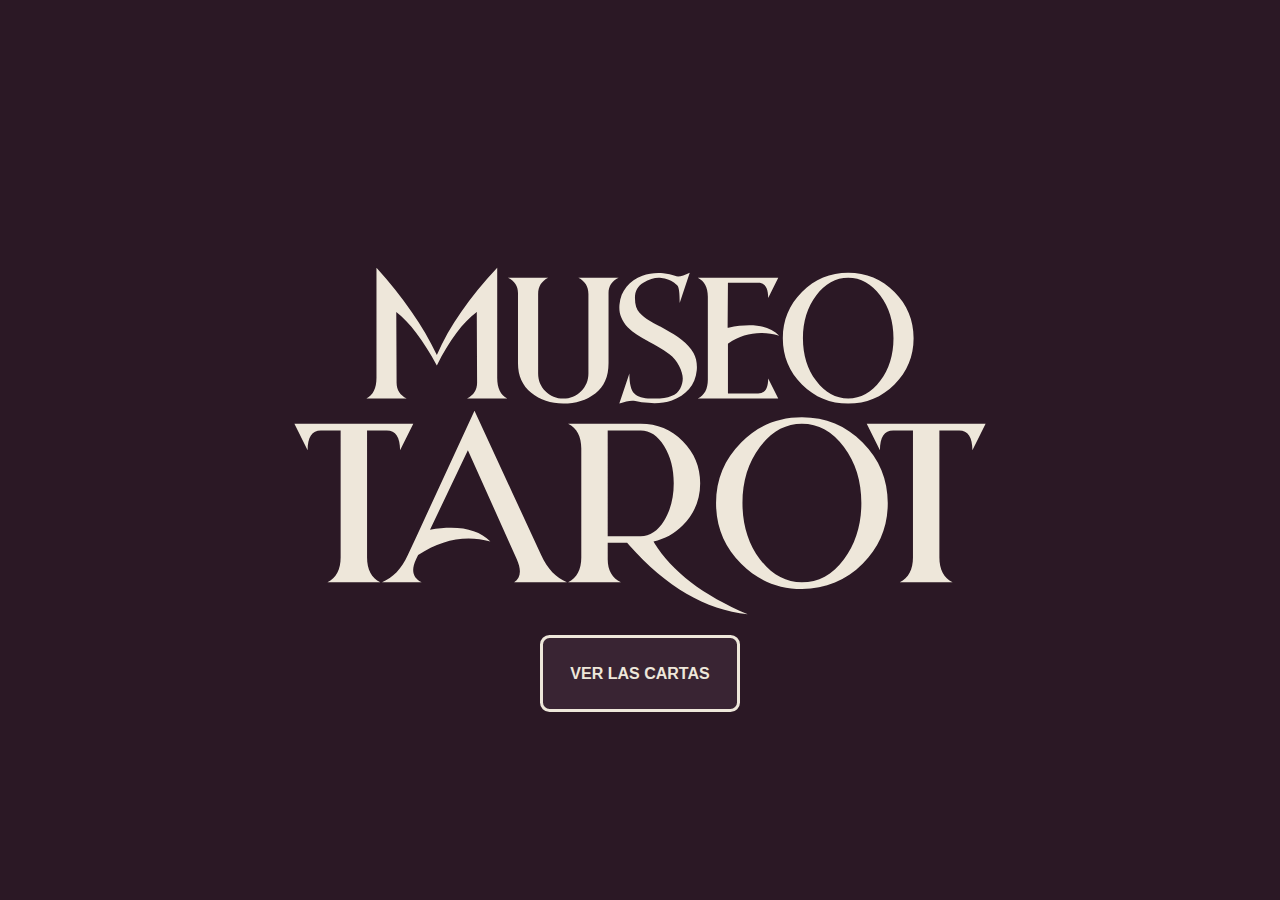
<file: index.html>
<!DOCTYPE html>
<html lang="es">
<head>
    <meta charset="UTF-8">
    <meta name="viewport" content="width=device-width, initial-scale=1.0">
    <title>Museo Tarot</title>
    <link rel="stylesheet" type="text/css" href="css/style.css">
    <script src="js/fun.js" defer></script>
    <!-- this is my icon -->
    <link rel="apple-touch-icon" sizes="180x180" href="img/apple-touch-icon.webp">
    <link rel="icon" type="vectores/svg" sizes="32x32" href="img/favicon-32x32.webp">
    <link rel="icon" type="vectores/svg" sizes="16x16" href="img/favicon-16x16.webp">
</head>

<body>

    <!-- This is my HTML intro -->
    
    <div class="intro__logo__container">
        <img class="intro__logo" src="vectores/MuseoTarot_Logo_intro.svg" alt="logo" title="MuseoTarotLogo">

        <div class="intro__button__container">
            <a class="intro__button" href="home.html" title="Ver las Cartas">Ver las cartas</a>
        </div>
    </div>

    <!-- This is the end my HTML intro -->

</body>
</html>
</file>
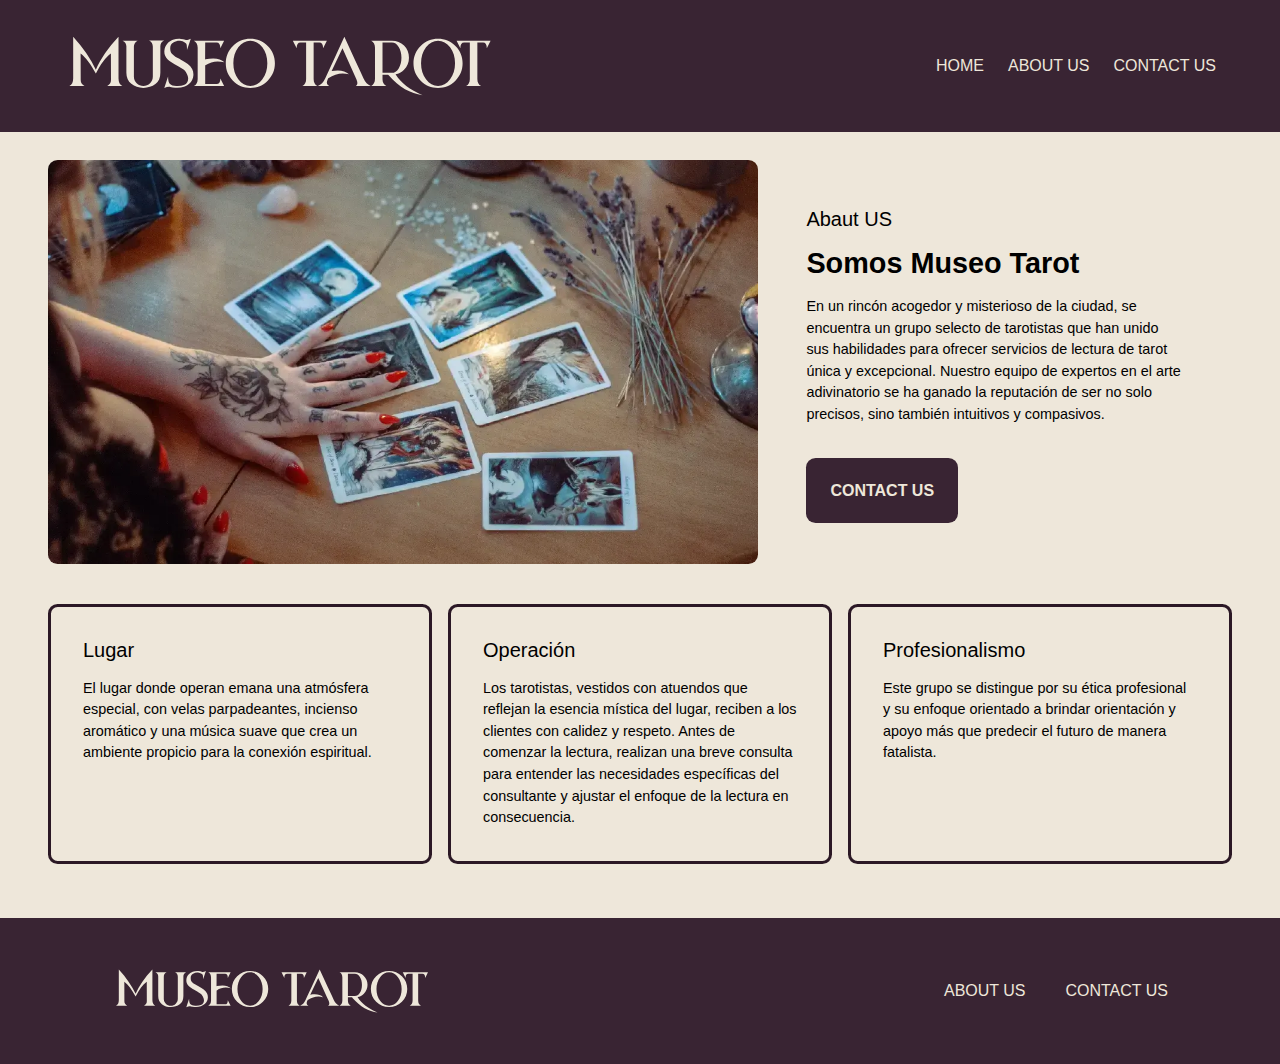
<file: abaoutus.html>
<!DOCTYPE html>
<html lang="es">
<head>
    <meta charset="UTF-8">
    <meta name="viewport" content="width=device-width, initial-scale=1.0">
    <title>Museo Tarot</title>
    <link rel="stylesheet" type="text/css" href="css/style.css">
    <script src="js/fun.js" defer></script>
    <!-- this is my icon -->
    <link rel="apple-touch-icon" sizes="180x180" href="img/apple-touch-icon.webp">
    <link rel="icon" type="vectores/svg" sizes="32x32" href="img/favicon-32x32.webp">
    <link rel="icon" type="vectores/svg" sizes="16x16" href="img/favicon-16x16.webp">
</head>

<body>

    <!-- This is my HTML Header -->

    <header class="header">
        <div class="header__logo">
            <a href="home.html" title="Home"><img class="header__img" src="./vectores/MuseoTarot_Logo.svg" alt="logo" title="MuseoTarotLogo"></a> 
        </div>

        <nav class="header__menuContainer">
            <menu class="header__menu">
                <li><a href="home.html" title="Home">Home</a></li>
                <li><a href="abaoutus.html" title="About Us">About Us</a></li>
                <li><a href="contacus.html" title="Contact Us">Contact Us</a></li>
            </menu>
        </nav>

        <!-- this is my responsive HTML Header button (hambunger)-->
        <button class="header__responsiveMenue__Button">
            <img src="./vectores/Hamburger_menu.svg" alt="Hamburger" title="Hamburger">
        </button>
    </header>

    <!-- this is my responsive HTML Header colose button -->
    <div class="header__responsiveMenue">
        <button class="header__responsiveMenue__close">
            <img src="./vectores/close_button.svg" alt="close button" title="close button">
        </button>
        <nav>
            <menu class="header__responsiveMenue__menu">
                <li><a href="home.html" title="Home">Home</a></li>
                <li><a href="abaoutus.html" title="About Us">About Us</a></li>
                <li><a href="contacus.html" title="Contact Us">Contact Us</a></li>
            </menu>
        </nav>
    </div>

    <!-- This is the end of my HTML Header -->

    <!-- This is my HTML body abaut us -->

    <div class="abautUs__container">

        <section class="container__info__left">
            <div class="text__info__img">
                <!-- Unlike the cards, here I can make an example of the use of <picture> and <source> -->
                <picture>
                    <source media="(min-width: 1440px)" srcset="img/MuseoTarot_abaoutUs-02.webp">
                    <source media="(min-width: 1025px)" srcset="img/MuseoTarot_abaoutUs-02.webp">
                    <source media="(min-width: 768px)" srcset="img/MuseoTarot_abaoutUs-03.webp">
                    <source media="(min-width: 606px)" srcset="img/MuseoTarot_abaoutUs-03.webp">
                    <source media="(min-width: 425px)" srcset="img/MuseoTarot_abaoutUs-03.webp">
                    <source media="(min-width: 378px)" srcset="img/MuseoTarot_abaoutUs-03.webp">
                    <source media="(min-width: 320px)" srcset="img/MuseoTarot_abaoutUs-03.webp">
                    <img loading="lazy" src="img/MuseoTarot_abaoutUs-01.webp" alt="Tarotista" title="Tarotista">
                </picture>
            </div>

            <div class="text__info__content text__info__block">
                <h3>Abaut US</h3>
                <h2>Somos Museo Tarot</h2>
                <p class="abautUs__infoText">
                    En un rincón acogedor y misterioso de la ciudad, se encuentra un grupo selecto de tarotistas que han unido sus habilidades para ofrecer servicios de lectura de tarot única y excepcional. Nuestro equipo de expertos en el arte adivinatorio se ha ganado la reputación de ser no solo precisos, sino también intuitivos y compasivos.</p>
                <div class="abautUs__button__container">
                    <a class="abautUs__infoText__btn" href="contacus.html" title="ContactUs">Contact Us</a>
                </div>
            </div>
            
        </section>

        <section class="container services__block">

            <div class="services__block__row">
                <div class="services__block__row__block big">
                    <h3>Lugar</h3>
                    <p class="abautUs__infoText">
                        El lugar donde operan emana una atmósfera especial, con velas parpadeantes, incienso aromático y una música suave que crea un ambiente propicio para la conexión espiritual.</p>
                </div>

                <div class="services__block__row__block">
                    <h3>Operación</h3>
                    <p class="abautUs__infoText">
                        Los tarotistas, vestidos con atuendos que reflejan la esencia mística del lugar, reciben a los clientes con calidez y respeto. Antes de comenzar la lectura, realizan una breve consulta para entender las necesidades específicas del consultante y ajustar el enfoque de la lectura en consecuencia.</p>
                </div>

                <div class="services__block__row__block">
                    <h3>Profesionalismo</h3>
                    <p class="abautUs__infoText">
                        Este grupo se distingue por su ética profesional y su enfoque orientado a brindar orientación y apoyo más que predecir el futuro de manera fatalista.</p>
                </div>
            </div>

        </section>

    </div>

    <!-- This is the end oF my HTML body abaut us -->

    <!-- This is my HTML footer -->

        <footer class="footer">
            <div class="footer__logo">
                <a href="index.html" title="Intro"><img class="footer__img" src="./vectores/MuseoTarot_Logo.svg" alt="logo" title="MuseoTarotLogo"></a>
            </div>

            <nav class="footer__menuContainer">
                <menu class="footer__menu">
                    <li><a href="abaoutus.html" title="About Us">About Us</a></li>
                    <li><a href="contacus.html" title="Contact Us">Contact Us</a></li>
                </menu>
            </nav>

        </footer>

    <!-- This is the end of my HTML footer -->

</body>
</html>
</file>
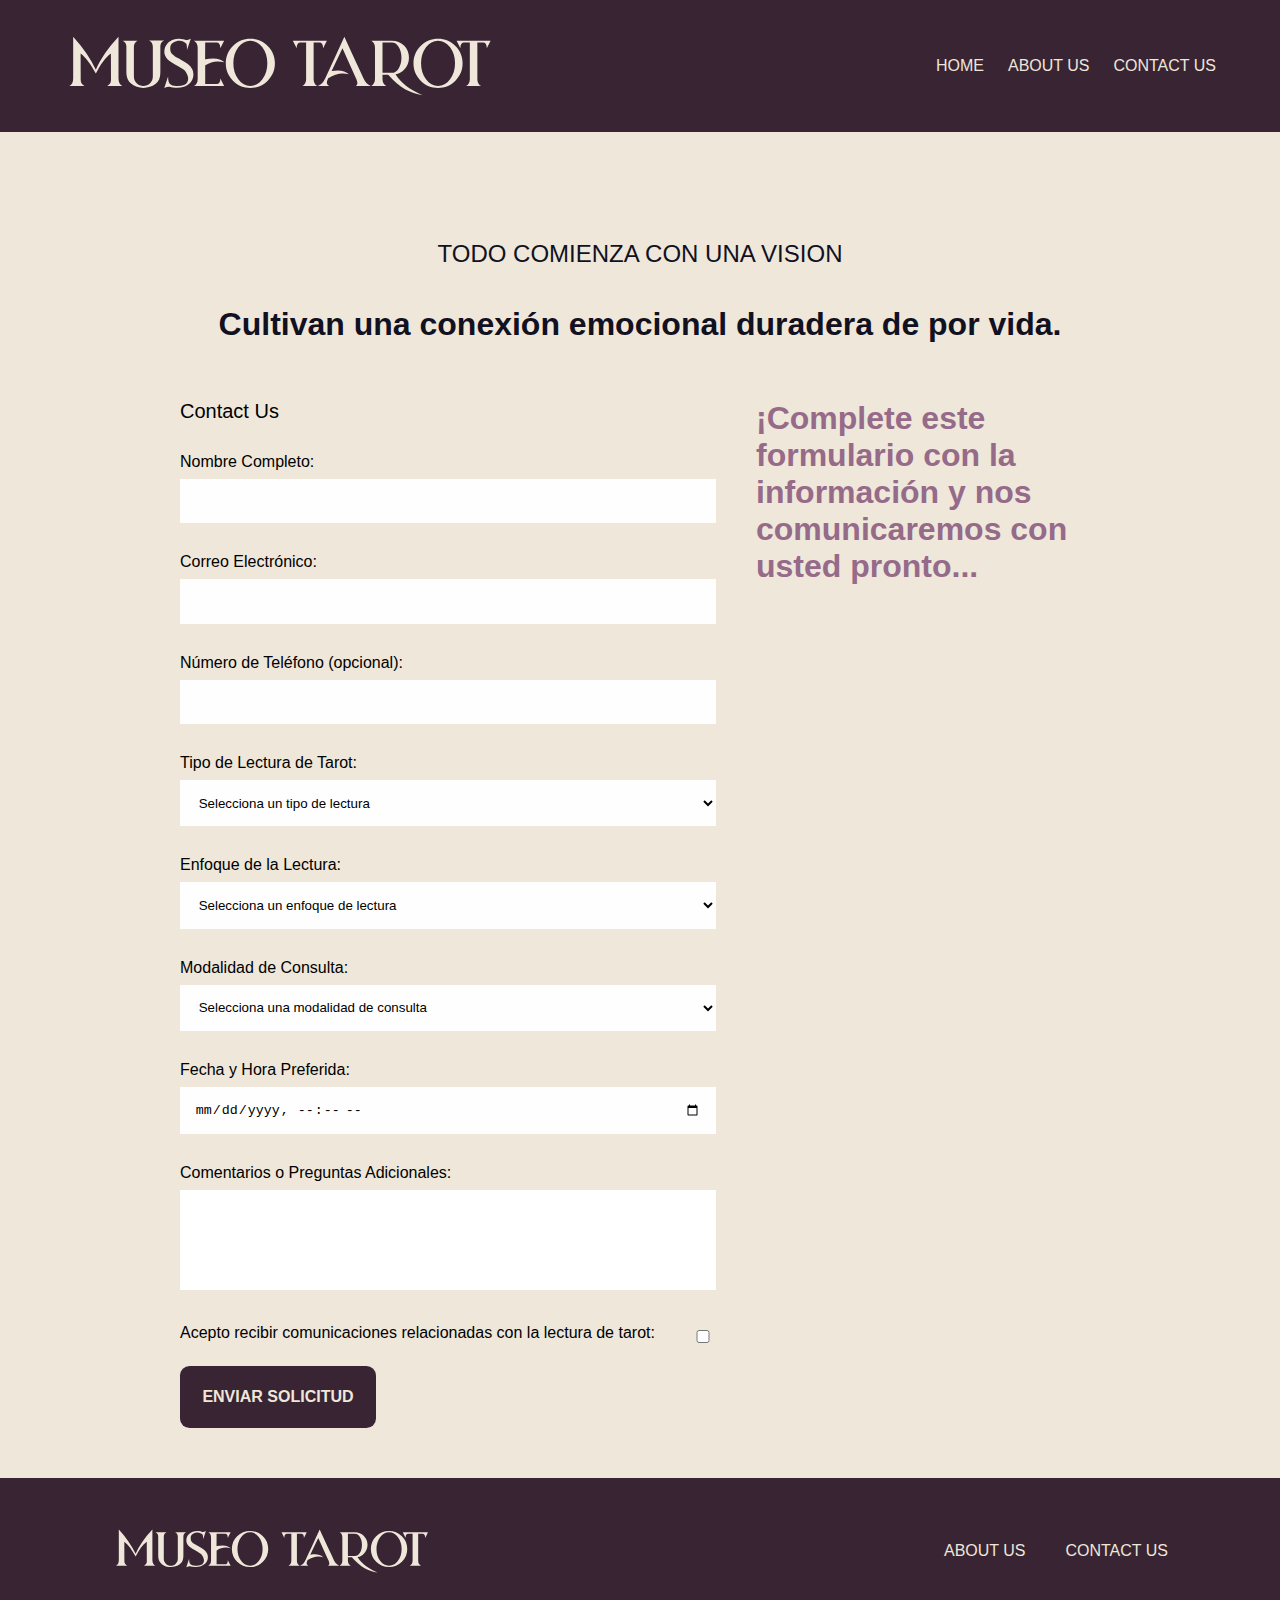
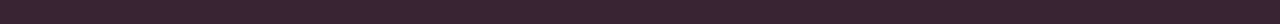
<file: contacus.html>
<!DOCTYPE html>
<html lang="es">
<head>
    <meta charset="UTF-8">
    <meta name="viewport" content="width=device-width, initial-scale=1.0">
    <title>Museo Tarot</title>
    <link rel="stylesheet" type="text/css" href="css/style.css">
    <script src="js/fun.js" defer></script>
    <!-- this is my icon -->
    <link rel="apple-touch-icon" sizes="180x180" href="img/apple-touch-icon.webp">
    <link rel="icon" type="vectores/svg" sizes="32x32" href="img/favicon-32x32.webp">
    <link rel="icon" type="vectores/svg" sizes="16x16" href="img/favicon-16x16.webp">
</head>

<body>

    <!-- This is my HTML Header -->

    <header class="header">
        <div class="header__logo">
           <a href="home.html" title="Home"><img class="header__img" src="./vectores/MuseoTarot_Logo.svg" alt="logo" title="MuseoTarotLogo"></a> 
        </div>

        <nav class="header__menuContainer">
            <ul class="header__menu">
                <li><a href="home.html" title="Home">Home</a></li>
                <li><a href="abaoutus.html" title="About Us">About Us</a></li>
                <li><a href="contacus.html" title="Contact Us">Contact Us</a></li>
            </ul>
        </nav>

        <!-- this is my responsive HTML Header button (hambunger)-->
        <button class="header__responsiveMenue__Button">
            <img src="./vectores/Hamburger_menu.svg" alt="Hamburger" title="Hamburger">
        </button>
    </header>

    <!-- this is my responsive HTML Header colose button -->
    <div class="header__responsiveMenue">
        <button class="header__responsiveMenue__close">
            <img src="./vectores/close_button.svg" alt="close button" title="close button">
        </button>
        <nav>
            <menu class="header__responsiveMenue__menu">
                <li><a href="home.html" title="Home">Home</a></li>
                <li><a href="abaoutus.html" title="About Us">About Us</a></li>
                <li><a href="contacus.html" title="Contact Us">Contact Us</a></li>
            </menu>
        </nav>
    </div>

<!-- This is the end of my HTML Header -->

<!-- This is my HTML contactUs -->

<div class="contactUs__contenedor">
        
    <div class="contactUs__title__contenedor">
        <h1 class="contactUs__title">Todo comienza con una vision</h1>
        <p class="contactUs__text">Cultivan una conexión emocional duradera de por vida.</p>
    </div>

    <div class="columna columna__one">
        <form action="#" method="post">
            <h3 class="columna__one__text">Contact Us</h3>
        
            <label for="nombre">Nombre Completo:</label>
            <input type="text" id="nombre" name="nombre" required>
        
            <label for="email">Correo Electrónico:</label>
            <input type="email" id="email" name="email" required>
        
            <label for="telefono">Número de Teléfono (opcional):</label>
            <input type="tel" id="telefono" name="telefono">
        
            <label for="tipoLectura">Tipo de Lectura de Tarot:</label>
            <select id="tipoLectura" name="tipoLectura" required>
              <option value="" disabled selected>Selecciona un tipo de lectura</option>
              <option value="marsella">Tarot de Marsella</option>
              <option value="egipcio">Tarot Egipcio</option>
              <option value="psicologico">Tarot Psicológico</option>
              <option value="otro">Otro</option>
            </select>

            <label for="enfoqueLectura">Enfoque de la Lectura:</label>
            <select id="enfoqueLectura" name="enfoqueLectura" required>
              <option value="" disabled selected>Selecciona un enfoque de lectura</option>
              <option value="general">General</option>
              <option value="amor">Amor y Relaciones</option>
              <option value="carrera">Carrera y Finanzas</option>
              <option value="espiritualidad">Espiritualidad</option>
              <option value="otro">Otro</option>
            </select>
        
            <label for="modalidadConsulta">Modalidad de Consulta:</label>
            <select id="modalidadConsulta" name="modalidadConsulta" required>
              <option value="" disabled selected>Selecciona una modalidad de consulta</option>
              <option value="presencial">Presencial</option>
              <option value="online">Online (video llamada)</option>
              <option value="telefonica">Telefónica</option>
              <option value="cualquiera">Cualquiera de las anteriores</option>
            </select>
        
            <label for="fechaHora">Fecha y Hora Preferida:</label>
            <input type="datetime-local" id="fechaHora" name="fechaHora" required>
        
            <label for="comentarios">Comentarios o Preguntas Adicionales:</label>
            <textarea id="comentarios" name="comentarios"></textarea>
        
            <div class="checkbox__flex">
                <label for="consentimiento">Acepto recibir comunicaciones relacionadas con la lectura de tarot:</label>
                <input type="checkbox" class="consentimiento" id="consentimiento" name="consentimiento" required>
            </div>

            <button class="form__btn" title="Enviar" type="submit">Enviar Solicitud</button>
            
          </form>
    
    </div>

    <div class="columna columna__two">
        <h2 class="columna__two__text">¡Complete este formulario con la información y nos comunicaremos con usted pronto...</h2>
    </div>

    </div>

    <!-- This is the end of my HTML contactUs -->

    <!-- This is my HTML footer -->

    <footer class="footer">
        <div class="footer__logo">
            <a href="index.html" title="Intro"><img class="footer__img" src="./vectores/MuseoTarot_Logo.svg" alt="logo" title="MuseoTarotLogo"></a>
        </div>

        <nav class="footer__menuContainer">
            <menu class="footer__menu">
                <li><a href="abaoutus.html" title="About Us">About Us</a></li>
                <li><a href="contacus.html" title="Contact Us">Contact Us</a></li>
            </menu>
        </nav>

    </footer>

<!-- This is the end of my HTML footer -->
  

    
</body>

</html>
</file>
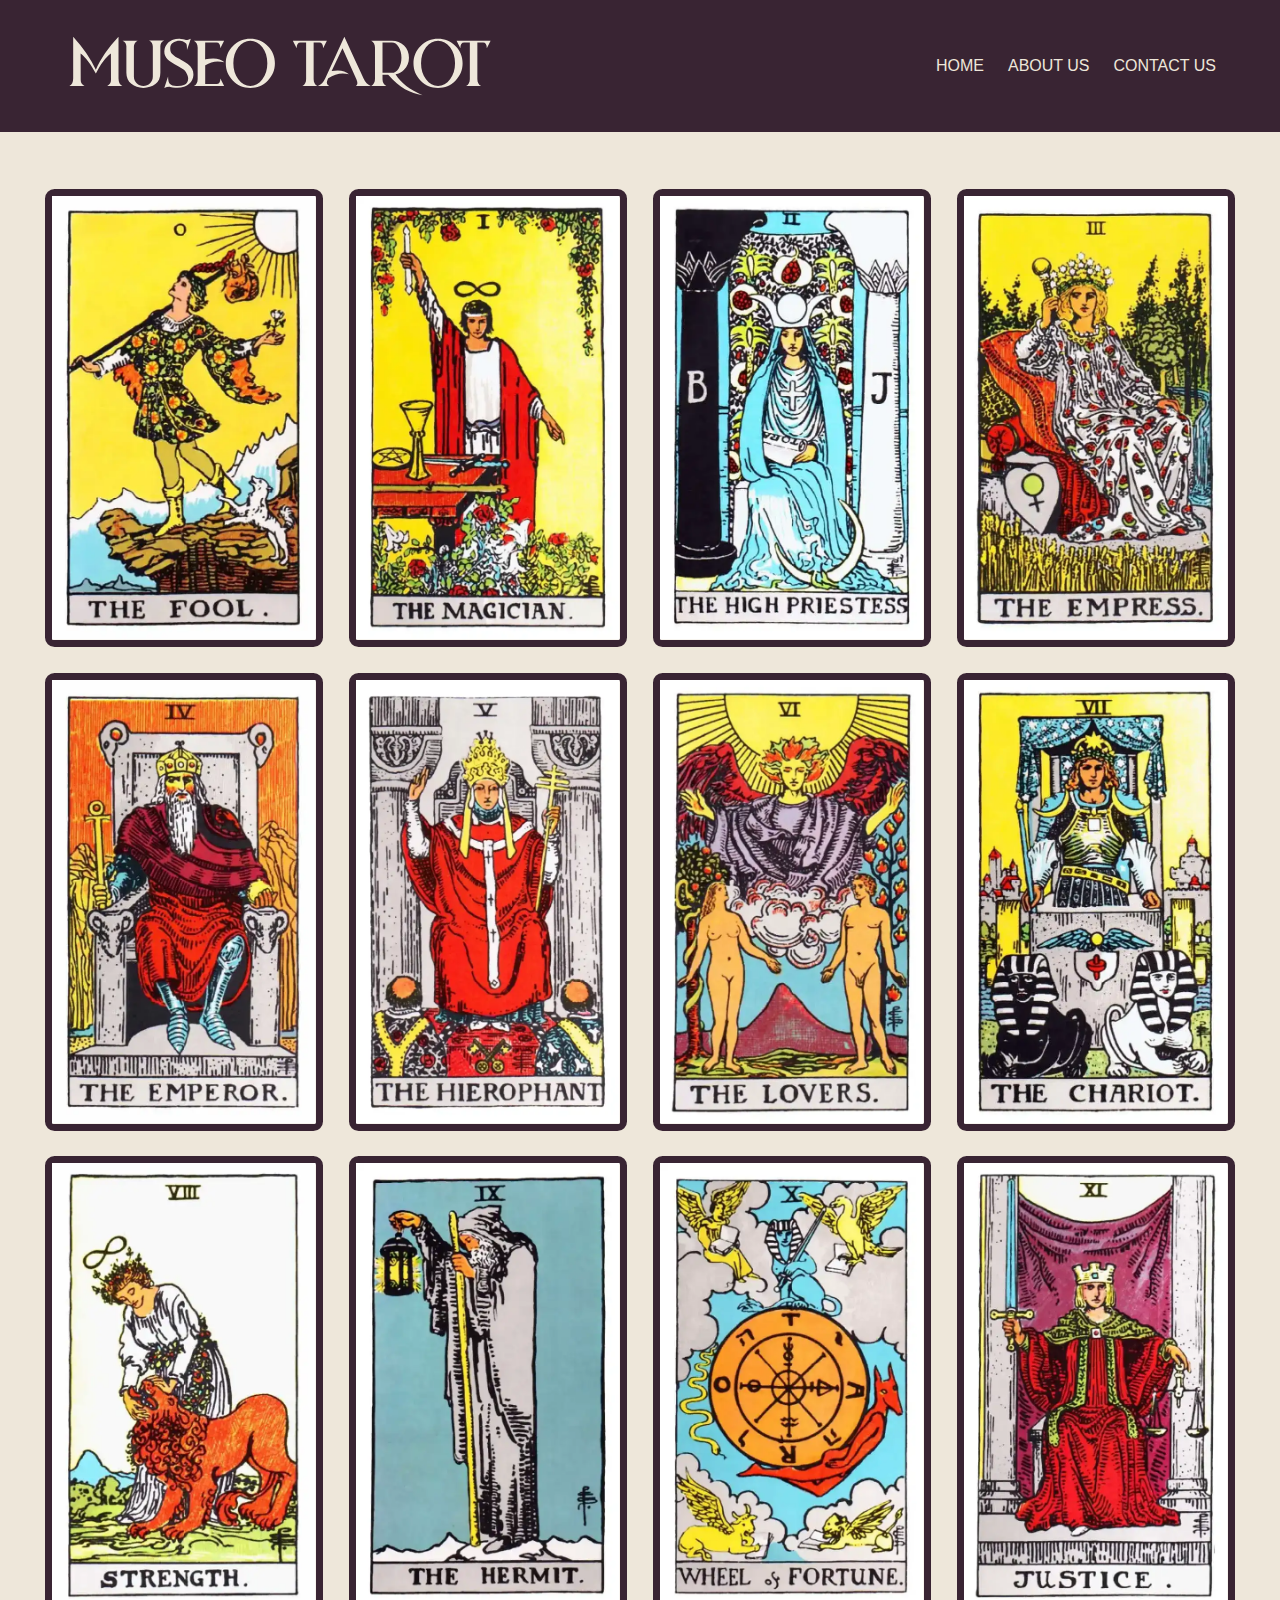
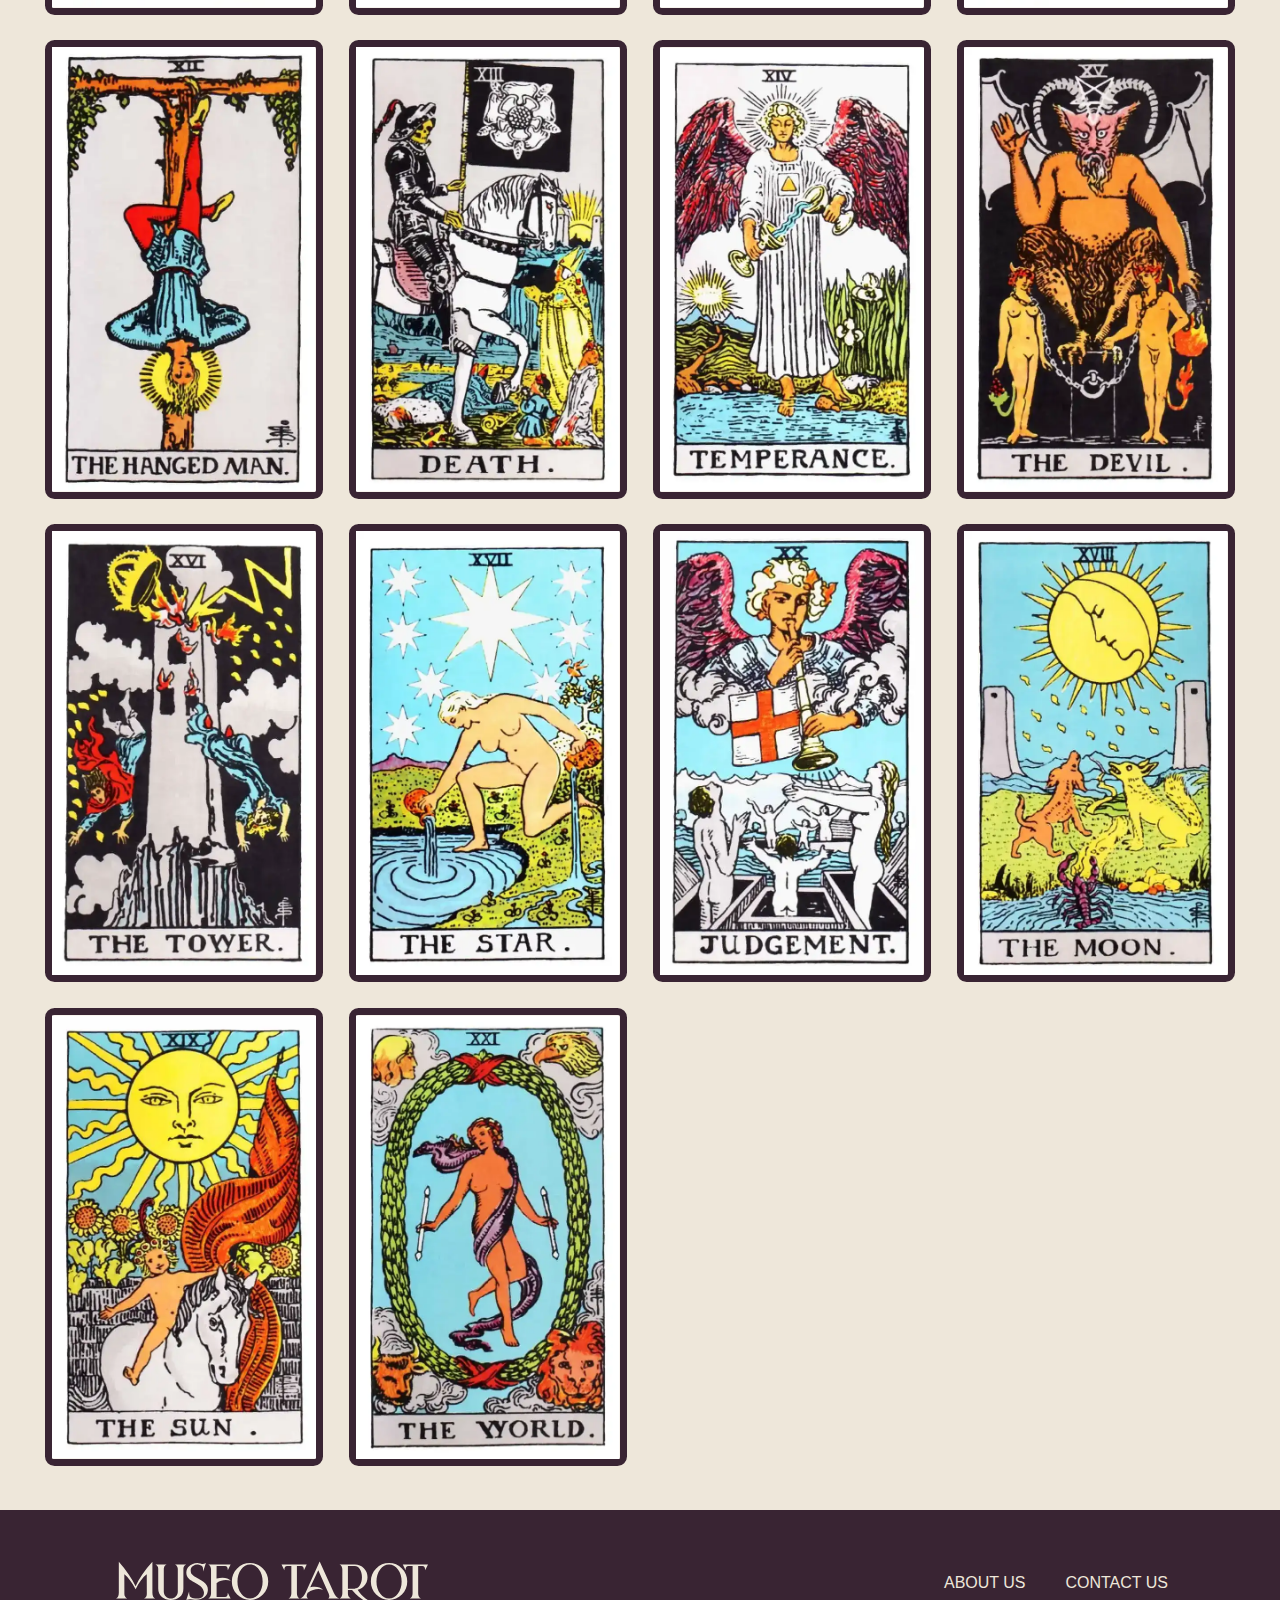
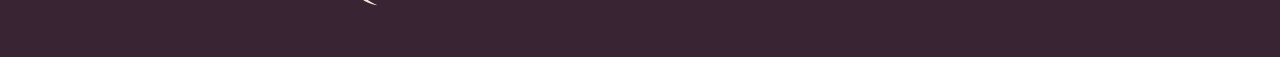
<file: home.html>
<!DOCTYPE html>
<html lang="es">
<head>
    <meta charset="UTF-8">
    <meta name="viewport" content="width=device-width, initial-scale=1.0">
    <title>Museo Tarot</title>
    <link rel="stylesheet" type="text/css" href="css/style.css">
    <script src="js/fun.js" defer></script>
    <!-- this is my icon -->
    <link rel="apple-touch-icon" sizes="180x180" href="img/apple-touch-icon.webp">
    <link rel="icon" type="vectores/svg" sizes="32x32" href="img/favicon-32x32.webp">
    <link rel="icon" type="vectores/svg" sizes="16x16" href="img/favicon-16x16.webp">
</head>

<body>

    <div class="container">

    <!-- This is my HTML Header -->
        <header class="header">
            <div class="header__logo">
               <a href="home.html" title="Home"><img class="header__img" src="./vectores/MuseoTarot_Logo.svg" alt="logo" title="MuseoTarotLogo"></a> 
            </div>

            <nav class="header__menuContainer">
                <ul class="header__menu">
                    <li><a href="home.html" title="Home">Home</a></li>
                    <li><a href="abaoutus.html" title="About Us">About Us</a></li>
                    <li><a href="contacus.html" title="Contact Us">Contact Us</a></li>
                </ul>
            </nav>

            <!-- this is my responsive HTML Header button (hambunger)-->
            <button class="header__responsiveMenue__Button">
                <img src="./vectores/Hamburger_menu.svg" alt="Hamburger" title="Hamburger">
            </button>
        </header>

        <!-- this is my responsive HTML Header colose button -->
        <div class="header__responsiveMenue">
            <button class="header__responsiveMenue__close">
                <img src="./vectores/close_button.svg" alt="close button" title="close button">
            </button>
            <nav>
                <menu class="header__responsiveMenue__menu">
                    <li><a href="home.html" title="Home">Home</a></li>
                    <li><a href="abaoutus.html" title="About Us">About Us</a></li>
                    <li><a href="contacus.html" title="Contact Us">Contact Us</a></li>
                </menu>
            </nav>
        </div>

    <!-- This is the end of my HTML Header -->

    <!-- This is my HTML body (my cards section) -->

    <div class="flip__card__container">
        <div class="flip__card__grid__container">
            <div class="flip__card">
                <div class="flip__card__inner">
                    <picture> <!-- this is a duplicate image to avoid collision with 3D effect (is hidden with a class)-->
                        <!-- NOTE: It is not necessary for my the cards to use <source>, because they will not change their position both vertically and horizontally. 
                            Reducing them would only make them lose resolution. However, if it adapts to large screens, it would be necessary. 
                            Here is an example from 1440px. -->
                        <source class="hidden" media="(min-width: 1440px)" srcset="img/MuseoTarot_cartas_1440px-01.webp">
                        <img loading="lazy" alt="hidden"  class="hidden" src="img/MuseoTarot_cartas_1920px-01.webp">
                    </picture>
                    <div class="flip__card__front">
                        <picture>
                            <!-- Original front Img -->
                            <source media="(min-width: 1440px)" srcset="img/MuseoTarot_cartas_1440px-01.webp">
                            <img loading="lazy" src="img/MuseoTarot_cartas_1920px-01.webp" alt="Carta TheFool" title="TheFool">
                        </picture>
                    </div>
                    <div class="flip__card__back">
                        <p class="flip__card__back__text">
                            Simboliza un potencial ilimitado y la posibilidad de una nueva y emocionante aventura. Indica la necesidad de dar un salto de fe en el que no sabes qué esperar</p>
                    </div>
                </div>
            </div>
    
            <div class="flip__card">
                <div class="flip__card__inner">
                    <picture> <!-- this is a duplicate image to avoid collision with 3D effect (is hidden with a class)-->
                        <!-- NOTE: It is not necessary for my the cards to use <source>, because they will not change their position both vertically and horizontally. 
                            Reducing them would only make them lose resolution. However, if it adapts to large screens, it would be necessary. 
                            Here is an example from 1440px. -->
                        <source class="hidden" media="(min-width: 1440px)" srcset="img/MuseoTarot_cartas_1440px-02.webp">
                        <img loading="lazy" alt="hidden" class="hidden" src="img/MuseoTarot_cartas_1920px-02.webp">
                    </picture>
                    <div class="flip__card__front">
                        <picture>
                            <!-- Original front Img -->
                            <source media="(min-width: 1440px)" srcset="img/MuseoTarot_cartas_1440px-02.webp">
                            <img loading="lazy" src="img/MuseoTarot_cartas_1920px-02.webp" alt="Carta TheMagician" title="TheMagician">
                        </picture>
                    </div>
                    <div class="flip__card__back">
                        <p class="flip__card__back__text">
                            Significa que tienes la determinación para hacer realidad tus deseos, eres poderoso, y el mundo exterior seguirá si creas tu mundo interior</p>
                    </div>
                </div>
            </div>
    
            <div class="flip__card">
                <div class="flip__card__inner">
                    <picture> <!-- this is a duplicate image to avoid collision with 3D effect (is hidden with a class)-->
                        <!-- NOTE: It is not necessary for my the cards to use <source>, because they will not change their position both vertically and horizontally. 
                            Reducing them would only make them lose resolution. However, if it adapts to large screens, it would be necessary. 
                            Here is an example from 1440px. -->
                        <source class="hidden" media="(min-width: 1440px)" srcset="img/MuseoTarot_cartas_1440px-03.webp">
                        <img loading="lazy" alt="hidden" class="hidden" src="img/MuseoTarot_cartas_1920px-03.webp">
                    </picture>
                    <div class="flip__card__front">
                        <picture>
                            <!-- Original front Img -->
                            <source media="(min-width: 1440px)" srcset="img/MuseoTarot_cartas_1440px-03.webp">
                            <img loading="lazy" src="img/MuseoTarot_cartas_1920px-03.webp" alt="Carta TheHighPriestess" title="TheHighPriestess">
                        </picture>
                    </div>
                    <div class="flip__card__back">
                        <p class="flip__card__back__text">
                            Aconseja seguir la intuición, no solo la razón, recomienda reflexionar y aprender antes de decidir o actuar</p>
                    </div>
                </div>
            </div>
    
            <div class="flip__card">
                <div class="flip__card__inner">
                        <picture> <!-- this is a duplicate image to avoid collision with 3D effect (is hidden with a class)-->
                        <!-- NOTE: It is not necessary for my the cards to use <source>, because they will not change their position both vertically and horizontally. 
                            Reducing them would only make them lose resolution. However, if it adapts to large screens, it would be necessary. 
                            Here is an example from 1440px. -->
                        <source class="hidden" media="(min-width: 1440px)" srcset="img/MuseoTarot_cartas_1440px-04.webp">
                        <img loading="lazy" alt="hidden" class="hidden" src="img/MuseoTarot_cartas_1920px-04.webp">
                    </picture>
                    <div class="flip__card__front">
                        <picture>
                            <!-- Original front Img -->
                            <source media="(min-width: 1440px)" srcset="img/MuseoTarot_cartas_1440px-04.webp">
                            <img loading="lazy" src="img/MuseoTarot_cartas_1920px-04.webp" alt="Carta TheEmpress" title="TheEmpress">
                        </picture>
                    </div>
                    <div class="flip__card__back">
                        <p class="flip__card__back__text"> 
                            Te insta a conectarte con tu lado femenino, fomentando la creatividad y el cuidado propio, busca la belleza y la felicidad, inspirando energía creativa en proyectos</p>
                    </div>
                </div>
            </div>
    
            <div class="flip__card">
                <div class="flip__card__inner">
                        <picture> <!-- this is a duplicate image to avoid collision with 3D effect (is hidden with a class)-->
                        <!-- NOTE: It is not necessary for my the cards to use <source>, because they will not change their position both vertically and horizontally. 
                            Reducing them would only make them lose resolution. However, if it adapts to large screens, it would be necessary. 
                            Here is an example from 1440px. -->
                        <source class="hidden" media="(min-width: 1440px)" srcset="img/MuseoTarot_cartas_1440px-05.webp">
                        <img loading="lazy" alt="hidden" class="hidden" src="img/MuseoTarot_cartas_1920px-05.webp">
                    </picture>
                    <div class="flip__card__front">
                        <picture>
                            <!-- Original front Img -->
                            <source media="(min-width: 1440px)" srcset="img/MuseoTarot_cartas_1440px-05.webp">
                            <img loading="lazy" src="img/MuseoTarot_cartas_1920px-05.webp" alt="Carta TheEmperor" title="TheEmperor">
                        </picture>
                    </div>
                    <div class="flip__card__back">
                        <p class="flip__card__back__text"> 
                            Representa estabilidad masculina y liderazgo, aporta seguridad y conocimiento, exigiendo respeto con autoridad. Superando problemas con planificación y perseverancia</p>
                    </div>
                </div>
            </div>
    
            <div class="flip__card">
                <div class="flip__card__inner">
                    <picture> <!-- this is a duplicate image to avoid collision with 3D effect (is hidden with a class)-->
                        <!-- NOTE: It is not necessary for my the cards to use <source>, because they will not change their position both vertically and horizontally. 
                            Reducing them would only make them lose resolution. However, if it adapts to large screens, it would be necessary. 
                            Here is an example from 1440px. -->
                        <source class="hidden" media="(min-width: 1440px)" srcset="img/MuseoTarot_cartas_1440px-06.webp">
                        <img loading="lazy" alt="hidden" class="hidden" src="img/MuseoTarot_cartas_1920px-06.webp">
                    </picture>
                    <div class="flip__card__front">
                        <picture>
                            <!-- Original front Img -->
                            <source media="(min-width: 1440px)" srcset="img/MuseoTarot_cartas_1440px-06.webp">
                            <img loading="lazy" src="img/MuseoTarot_cartas_1920px-06.webp" alt="Carta TheHierophant" title="TheHierophant">
                        </picture>
                    </div>
                    <div class="flip__card__back">
                        <p class="flip__card__back__text"> 
                            Sugiere seguir convenciones y reglas establecidas, aconseja mantener límites tradicionales en lugar de romper normas, enfocándote en tradiciones, creencias</p>
                    </div>
                </div>
            </div>
    
            <div class="flip__card">
                <div class="flip__card__inner">
                    <picture> <!-- this is a duplicate image to avoid collision with 3D effect (is hidden with a class)-->
                        <!-- NOTE: It is not necessary for my the cards to use <source>, because they will not change their position both vertically and horizontally. 
                            Reducing them would only make them lose resolution. However, if it adapts to large screens, it would be necessary. 
                            Here is an example from 1440px. -->
                        <source class="hidden" media="(min-width: 1440px)" srcset="img/MuseoTarot_cartas_1440px-07.webp">
                        <img loading="lazy" alt="hidden" class="hidden" src="img/MuseoTarot_cartas_1920px-07.webp">
                    </picture>
                    <div class="flip__card__front">
                        <picture>
                            <!-- Original front Img -->
                            <source media="(min-width: 1440px)" srcset="img/MuseoTarot_cartas_1440px-07.webp">
                            <img loading="lazy" src="img/MuseoTarot_cartas_1920px-07.webp" alt="Carta TheLovers" title="TheLovers">
                        </picture>
                    </div>
                    <div class="flip__card__back">
                        <p class="flip__card__back__text"> 
                            Se refiere a decisiones significativas generando incertidumbre sobre en quién confiar, aconseja evitar la tentación y la ruta fácil</p>
                    </div>
                </div>
            </div>
    
            <div class="flip__card">
                <div class="flip__card__inner">
                    <picture> <!-- this is a duplicate image to avoid collision with 3D effect (is hidden with a class)-->
                        <!-- NOTE: It is not necessary for my the cards to use <source>, because they will not change their position both vertically and horizontally. 
                            Reducing them would only make them lose resolution. However, if it adapts to large screens, it would be necessary. 
                            Here is an example from 1440px. -->
                        <source class="hidden" media="(min-width: 1440px)" srcset="img/MuseoTarot_cartas_1440px-08.webp">
                        <img loading="lazy" alt="hidden" class="hidden" src="img/MuseoTarot_cartas_1920px-08.webp">
                    </picture>
                    <div class="flip__card__front">
                        <picture>
                            <!-- Original front Img -->
                            <source media="(min-width: 1440px)" srcset="img/MuseoTarot_cartas_1440px-08.webp">
                            <img loading="lazy" src="img/MuseoTarot_cartas_1920px-08.webp" alt="Carta TheChariot" title="TheChariot">
                        </picture>
                    </div>
                    <div class="flip__card__back">
                        <p class="flip__card__back__text"> 
                            Sugiere que es el momento de alcanzar tus deseos con determinación y enfoque, sintiéndote motivado, ambicioso y en control</p>
                    </div>
                </div>
            </div>
    
            <div class="flip__card">
                <div class="flip__card__inner">
                    <picture> <!-- this is a duplicate image to avoid collision with 3D effect (is hidden with a class)-->
                        <!-- NOTE: It is not necessary for my the cards to use <source>, because they will not change their position both vertically and horizontally. 
                            Reducing them would only make them lose resolution. However, if it adapts to large screens, it would be necessary. 
                            Here is an example from 1440px. -->
                        <source class="hidden" media="(min-width: 1440px)" srcset="img/MuseoTarot_cartas_1440px-09.webp">
                        <img loading="lazy" alt="hidden" class="hidden" src="img/MuseoTarot_cartas_1920px-09.webp">
                    </picture>
                    <div class="flip__card__front">
                        <picture>
                            <!-- Original front Img -->
                            <source media="(min-width: 1440px)" srcset="img/MuseoTarot_cartas_1440px-09.webp">
                            <img loading="lazy" src="img/MuseoTarot_cartas_1920px-09.webp" alt="Carta Strength" title="Strength">
                        </picture>
                    </div>
                    <div class="flip__card__back">
                        <p class="flip__card__back__text"> 
                            Simboliza fuerza, coraje y paciencia, indicando que puedes superar obstáculos como el TheChariot. Se aconseja actuar con gracia en lugar de la fuerza bruta</p>
                    </div>
                </div>
            </div>
    
            <div class="flip__card">
                <div class="flip__card__inner">
                    <picture> <!-- this is a duplicate image to avoid collision with 3D effect (is hidden with a class)-->
                        <!-- NOTE: It is not necessary for my the cards to use <source>, because they will not change their position both vertically and horizontally. 
                            Reducing them would only make them lose resolution. However, if it adapts to large screens, it would be necessary. 
                            Here is an example from 1440px. -->
                        <source class="hidden" media="(min-width: 1440px)" srcset="img/MuseoTarot_cartas_1440px-10.webp">
                        <img loading="lazy" alt="hidden" class="hidden" src="img/MuseoTarot_cartas_1920px-10.webp">
                    </picture>
                    <div class="flip__card__front">
                        <picture>
                            <!-- Original front Img -->
                            <source media="(min-width: 1440px)" srcset="img/MuseoTarot_cartas_1440px-10.webp">
                            <img loading="lazy" src="img/MuseoTarot_cartas_1920px-10.webp" alt="Carta TheHermit" title="TheHermit">
                        </picture>
                    </div>
                    <div class="flip__card__back">
                        <p class="flip__card__back__text"> 
                            Representa un tiempo de crecimiento personal guiado por la sabiduría en busca de la verdad más elevada, a menudo requiriendo soledad y introspección</p>
                    </div>
                </div>
            </div>
    
            <div class="flip__card">
                <div class="flip__card__inner">
                    <picture> <!-- this is a duplicate image to avoid collision with 3D effect (is hidden with a class)-->
                        <!-- NOTE: It is not necessary for my the cards to use <source>, because they will not change their position both vertically and horizontally. 
                            Reducing them would only make them lose resolution. However, if it adapts to large screens, it would be necessary. 
                            Here is an example from 1440px. -->
                        <source class="hidden" media="(min-width: 1440px)" srcset="img/MuseoTarot_cartas_1440px-11.webp">
                        <img loading="lazy" alt="hidden" class="hidden" src="img/MuseoTarot_cartas_1920px-11.webp">
                    </picture>
                    <div class="flip__card__front">
                        <picture>
                            <!-- Original front Img -->
                            <source media="(min-width: 1440px)" srcset="img/MuseoTarot_cartas_1440px-11.webp">
                            <img loading="lazy" src="img/MuseoTarot_cartas_1920px-11.webp" alt="Carta WheelofFortune" title="WheelofFortune">
                        </picture>
                    </div>
                    <div class="flip__card__back">
                        <p class="flip__card__back__text"> 
                            Indica suerte, ya sea que creas en el destino o no, las cosas se están alineando a tu favor, brindándote sorprendentes ofertas y nuevas oportunidades</p>
                    </div>
                </div>
            </div>
    
            <div class="flip__card">
                <div class="flip__card__inner">
                    <picture> <!-- this is a duplicate image to avoid collision with 3D effect (is hidden with a class)-->
                        <!-- NOTE: It is not necessary for my the cards to use <source>, because they will not change their position both vertically and horizontally. 
                            Reducing them would only make them lose resolution. However, if it adapts to large screens, it would be necessary. 
                            Here is an example from 1440px. -->
                        <source class="hidden" media="(min-width: 1440px)" srcset="img/MuseoTarot_cartas_1440px-12.webp">
                        <img loading="lazy" alt="hidden" class="hidden" src="img/MuseoTarot_cartas_1920px-12.webp">
                    </picture>
                    <div class="flip__card__front">
                        <picture>
                            <!-- Original front Img -->
                            <source media="(min-width: 1440px)" srcset="img/MuseoTarot_cartas_1440px-12.webp">
                            <img loading="lazy" src="img/MuseoTarot_cartas_1920px-12.webp" alt="Carta Justice" title="Justice">
                        </picture>
                    </div>
                    <div class="flip__card__back">
                        <p class="flip__card__back__text"> 
                            Simboliza causa, efecto, y pensamiento y acción equilibrados. En casos de injusticia o daño, la Justicia llega para restablecer el equilibrio y el orden</p>
                    </div>
                </div>
            </div>
    
            <div class="flip__card">
                <div class="flip__card__inner">
                    <picture> <!-- this is a duplicate image to avoid collision with 3D effect (is hidden with a class)-->
                        <!-- NOTE: It is not necessary for my the cards to use <source>, because they will not change their position both vertically and horizontally. 
                            Reducing them would only make them lose resolution. However, if it adapts to large screens, it would be necessary. 
                            Here is an example from 1440px. -->
                        <source class="hidden" media="(min-width: 1440px)" srcset="img/MuseoTarot_cartas_1440px-13.webp">
                        <img loading="lazy" alt="hidden" class="hidden" src="img/MuseoTarot_cartas_1920px-13.webp">
                    </picture>
                    <div class="flip__card__front">
                        <picture>
                            <!-- Original front Img -->
                            <source media="(min-width: 1440px)" srcset="img/MuseoTarot_cartas_1440px-13.webp">
                            <img loading="lazy" src="img/MuseoTarot_cartas_1920px-13.webp" alt="Carta TheHangedMan" title="TheHangedMan">
                        </picture>
                    </div>
                    <div class="flip__card__back">
                        <p class="flip__card__back__text"> 
                            Representa la espera inevitable en la vida, aunque no siempre nos gusta quedarnos en un limbo, a veces es necesario, incluso si implica sacrificios</p>
                    </div>
                </div>
            </div>
    
            <div class="flip__card">
                <div class="flip__card__inner">
                    <picture> <!-- this is a duplicate image to avoid collision with 3D effect (is hidden with a class)-->
                        <!-- NOTE: It is not necessary for my the cards to use <source>, because they will not change their position both vertically and horizontally. 
                            Reducing them would only make them lose resolution. However, if it adapts to large screens, it would be necessary. 
                            Here is an example from 1440px. -->
                        <source class="hidden" media="(min-width: 1440px)" srcset="img/MuseoTarot_cartas_1440px-14.webp">
                        <img loading="lazy" alt="hidden" class="hidden" src="img/MuseoTarot_cartas_1920px-14.webp">
                    </picture>
                    <div class="flip__card__front">
                        <picture>
                            <!-- Original front Img -->
                            <source media="(min-width: 1440px)" srcset="img/MuseoTarot_cartas_1440px-14.webp">
                            <img loading="lazy" src="img/MuseoTarot_cartas_1920px-14.webp" alt="Carta Death" title="Death">
                        </picture>
                    </div>
                    <div class="flip__card__back">
                        <p class="flip__card__back__text"> 
                            Señala el cierre de un capítulo, dejar atrás el pasado y eliminar lo innecesario, marcando una transición entre fases de la vida</p>
                    </div>
                </div>
            </div>
    
            <div class="flip__card">
                <div class="flip__card__inner">
                    <picture> <!-- this is a duplicate image to avoid collision with 3D effect (is hidden with a class)-->
                        <!-- NOTE: It is not necessary for my the cards to use <source>, because they will not change their position both vertically and horizontally. 
                            Reducing them would only make them lose resolution. However, if it adapts to large screens, it would be necessary. 
                            Here is an example from 1440px. -->
                        <source class="hidden" media="(min-width: 1440px)" srcset="img/MuseoTarot_cartas_1440px-15.webp">
                        <img loading="lazy" alt="hidden" class="hidden" src="img/MuseoTarot_cartas_1920px-15.webp">
                    </picture>
                    <div class="flip__card__front">
                        <picture>
                            <!-- Original front Img -->
                            <source media="(min-width: 1440px)" srcset="img/MuseoTarot_cartas_1440px-15.webp">
                            <img loading="lazy" src="img/MuseoTarot_cartas_1920px-15.webp" alt="Carta Temperance" title="Temperance">
                        </picture>
                    </div>
                    <div class="flip__card__back">
                        <p class="flip__card__back__text" 
                        >Evita extremos y practica la paciencia en situaciones complicadas, no reacciones de inmediato; la Templanza es una habilidad que mejora con la práctica</p>
                    </div>
                </div>
            </div>
    
            <div class="flip__card">
                <div class="flip__card__inner">
                    <picture> <!-- this is a duplicate image to avoid collision with 3D effect (is hidden with a class)-->
                        <!-- NOTE: It is not necessary for my the cards to use <source>, because they will not change their position both vertically and horizontally. 
                            Reducing them would only make them lose resolution. However, if it adapts to large screens, it would be necessary. 
                            Here is an example from 1440px. -->
                        <source class="hidden" media="(min-width: 1440px)" srcset="img/MuseoTarot_cartas_1440px-16.webp">
                        <img loading="lazy" alt="hidden" class="hidden" src="img/MuseoTarot_cartas_1920px-16.webp">
                    </picture>
                    <div class="flip__card__front">
                        <picture>
                            <!-- Original front Img -->
                            <source media="(min-width: 1440px)" srcset="img/MuseoTarot_cartas_1440px-16.webp">
                            <img loading="lazy" src="img/MuseoTarot_cartas_1920px-16.webp" alt="Carta TheDevil" title="TheDevil">
                        </picture>
                    </div>
                    <div class="flip__card__back">
                        <p class="flip__card__back__text"> 
                            La carta de la ilusión y advierte sobre el peligro de la adicción, enfócate en lo que realmente importa en lugar de satisfacer deseos excesivos</p>
                    </div>
                </div>
            </div>
    
            <div class="flip__card">
                <div class="flip__card__inner">
                    <picture> <!-- this is a duplicate image to avoid collision with 3D effect (is hidden with a class)-->
                        <!-- NOTE: It is not necessary for my the cards to use <source>, because they will not change their position both vertically and horizontally. 
                            Reducing them would only make them lose resolution. However, if it adapts to large screens, it would be necessary. 
                            Here is an example from 1440px. -->
                        <source class="hidden" media="(min-width: 1440px)" srcset="img/MuseoTarot_cartas_1440px-17.webp">
                        <img loading="lazy" alt="hidden" class="hidden" src="img/MuseoTarot_cartas_1920px-17.webp">
                    </picture>
                    <div class="flip__card__front">
                        <picture>
                            <!-- Original front Img -->
                            <source media="(min-width: 1440px)" srcset="img/MuseoTarot_cartas_1440px-17.webp">
                            <img loading="lazy" src="img/MuseoTarot_cartas_1920px-17.webp" alt="Carta TheTower" title="TheTower">
                        </picture>
                    </div>
                    <div class="flip__card__back">
                        <p class="flip__card__back__text"> 
                            Simboliza destrucción y cambios drásticos, antes de un nuevo comienzo, enfrenta la verdad sobre la situación</p>
                    </div>
                </div>
            </div>
    
            <div class="flip__card">
                <div class="flip__card__inner">
                    <picture> <!-- this is a duplicate image to avoid collision with 3D effect (is hidden with a class)-->
                        <!-- NOTE: It is not necessary for my the cards to use <source>, because they will not change their position both vertically and horizontally. 
                            Reducing them would only make them lose resolution. However, if it adapts to large screens, it would be necessary. 
                            Here is an example from 1440px. -->
                        <source class="hidden" media="(min-width: 1440px)" srcset="img/MuseoTarot_cartas_1440px-18.webp">
                        <img loading="lazy" alt="hidden" class="hidden" src="img/MuseoTarot_cartas_1920px-18.webp">
                    </picture>
                    <div class="flip__card__front">
                        <picture>
                            <!-- Original front Img -->
                            <source media="(min-width: 1440px)" srcset="img/MuseoTarot_cartas_1440px-18.webp">
                            <img loading="lazy" src="img/MuseoTarot_cartas_1920px-18.webp" alt="Carta TheStar" title="TheStar">
                        </picture>
                    </div>
                    <div class="flip__card__back">
                        <p class="flip__card__back__text"> 
                            Simboliza abundantes bendiciones atraídas por nuestras creencias y pensamientos, a menudo sigue a cambios difíciles o eventos traumáticos</p>
                    </div>
                </div>
            </div>
    
            <div class="flip__card">
                <div class="flip__card__inner">
                    <picture> <!-- this is a duplicate image to avoid collision with 3D effect (is hidden with a class)-->
                        <!-- NOTE: It is not necessary for my the cards to use <source>, because they will not change their position both vertically and horizontally. 
                            Reducing them would only make them lose resolution. However, if it adapts to large screens, it would be necessary. 
                            Here is an example from 1440px. -->
                        <source class="hidden" media="(min-width: 1440px)" srcset="img/MuseoTarot_cartas_1440px-19.webp">
                        <img loading="lazy" alt="hidden" class="hidden" src="img/MuseoTarot_cartas_1920px-19.webp">
                    </picture>
                    <div class="flip__card__front">
                        <picture>
                            <!-- Original front Img -->
                            <source media="(min-width: 1440px)" srcset="img/MuseoTarot_cartas_1440px-19.webp">
                            <img loading="lazy" src="img/MuseoTarot_cartas_1920px-19.webp" alt="Carta TheMoon" title="TheMoon">
                        </picture>
                    </div>
                    <div class="flip__card__back">
                        <p class="flip__card__back__text">
                            Advierte sobre dejar que la imaginación y emociones dominen tu vida, enfrenta la realidad, confía en tu intuición para encontrar liberación de lo que te ata</p>
                    </div>
                </div>
            </div>
    
            <div class="flip__card">
                <div class="flip__card__inner">
                    <picture> <!-- this is a duplicate image to avoid collision with 3D effect (is hidden with a class)-->
                        <!-- NOTE: It is not necessary for my the cards to use <source>, because they will not change their position both vertically and horizontally. 
                            Reducing them would only make them lose resolution. However, if it adapts to large screens, it would be necessary. 
                            Here is an example from 1440px. -->
                        <source class="hidden" media="(min-width: 1440px)" srcset="img/MuseoTarot_cartas_1440px-20.webp">
                        <img loading="lazy" alt="hidden" class="hidden" src="img/MuseoTarot_cartas_1920px-20.webp">
                    </picture>
                    <div class="flip__card__front">
                        <picture>
                            <!-- Original front Img -->
                            <source media="(min-width: 1440px)" srcset="img/MuseoTarot_cartas_1440px-20.webp">
                            <img loading="lazy" src="img/MuseoTarot_cartas_1920px-20.webp" alt="Carta TheSun" title="TheSun">
                        </picture>
                    </div>
                    <div class="flip__card__back">
                        <p class="flip__card__back__text"> 
                            Indica mejoras y positividad después de tiempos difíciles, Nos anima a ver el lado positivo y aprender de las dificultades como herramientas de crecimiento</p>
                    </div>
                </div>
            </div>
            
            <div class="flip__card">
                <div class="flip__card__inner">
                    <picture> <!-- this is a duplicate image to avoid collision with 3D effect (is hidden with a class)-->
                        <!-- NOTE: It is not necessary for my the cards to use <source>, because they will not change their position both vertically and horizontally. 
                            Reducing them would only make them lose resolution. However, if it adapts to large screens, it would be necessary. 
                            Here is an example from 1440px. -->
                        <source class="hidden" media="(min-width: 1440px)" srcset="img/MuseoTarot_cartas_1440px-21.webp">
                        <img loading="lazy" alt="hidden" class="hidden" src="img/MuseoTarot_cartas_1920px-21.webp">
                    </picture>
                    <div class="flip__card__front">
                        <picture>
                            <!-- Original front Img -->
                            <source media="(min-width: 1440px)" srcset="img/MuseoTarot_cartas_1440px-21.webp">
                            <img loading="lazy" src="img/MuseoTarot_cartas_1920px-21.webp" alt="Carta Judgement" title="Judgement">
                        </picture>
                    </div>
                    <div class="flip__card__back">
                        <p class="flip__card__back__text"> 
                            Reflexiona si tus acciones se alinean con tus valores y propósito, Tómate tiempo para pensar antes de seguir adelante; será beneficioso en última instancia</p>
                    </div>
                </div>
            </div>
    
            <div class="flip__card">
                <div class="flip__card__inner">
                    <picture> <!-- this is a duplicate image to avoid collision with 3D effect (is hidden with a class)-->
                        <!-- NOTE: It is not necessary for my the cards to use <source>, because they will not change their position both vertically and horizontally. 
                            Reducing them would only make them lose resolution. However, if it adapts to large screens, it would be necessary. 
                            Here is an example from 1440px. -->
                        <source class="hidden" media="(min-width: 1440px)" srcset="img/MuseoTarot_cartas_1440px-22.webp">
                        <img loading="lazy" alt="hidden" class="hidden" src="img/MuseoTarot_cartas_1920px-22.webp">
                    </picture>
                    <div class="flip__card__front">
                        <picture>
                            <!-- Original front Img -->
                            <source media="(min-width: 1440px)" srcset="img/MuseoTarot_cartas_1440px-22.webp">
                            <img loading="lazy" src="img/MuseoTarot_cartas_1920px-22.webp" alt="Carta TheWorld" title="TheWorld">
                        </picture>
                    </div>
                    <div class="flip__card__back">
                        <p class="flip__card__back__text"> 
                            Significa éxito y logro, tu proyecto ha concluido, alcanzando tus metas a pesar de las dificultades, estás en el lugar adecuado, haciendo lo correcto</p>
                    </div>
                </div>
            </div>
        </div>
    </div>

    <!-- This is the end oF my HTML body (my cards section) -->

    <!-- This is my HTML footer -->

        <footer class="footer">
            <div class="footer__logo">
                <a href="index.html" title="Intro"><img class="footer__img" src="./vectores/MuseoTarot_Logo.svg" alt="logo" title="MuseoTarotLogo"></a>
            </div>

            <nav class="footer__menuContainer">
                <menu class="footer__menu">
                    <li><a href="abaoutus.html" title="About Us">About Us</a></li>
                    <li><a href="contacus.html" title="Contact Us">Contact Us</a></li>
                </menu>
            </nav>

        </footer>

    <!-- This is the end of my HTML footer -->

    </div> 
</body>
</html>
</file>
<file: css/style.css>
/* ----------- Thes are my Setting ----------- */

* {
    padding: 0%;   
    margin: 0%;
    border: none;  
    box-sizing: border-box;
}

:root /* My global colors*/ {
    --frist-color: #2b1825; /* Color principal */
    --second-color: #392433; /* Color segundario */
    --second-color-tinte: #966a89; /* Color segundario tinte*/
    --tertiary-color: #EEE7DA; /* Color terciario*/

    --white-color: #FEFEFE; /* Color for body text*/
    --black-color: #111121;
    --radius: 0.6em; /* button and some img radius*/
}

::-webkit-scrollbar { /* No aparece la barra de scroll lateral */
    display: none;
}

body {
    width: 100%;
    background-color: var(--tertiary-color);

    /* This solved my floating footer*/
    position: relative;
    min-height: 100vh;
}

source {
    width: 100%;
    display: block;
}

a {
    text-decoration: none;
    text-transform: uppercase;
    color: var(--tertiary-color);
    background-color: var(--second-color);
}

a:hover {
    color: var(--tertiary-color);
}

.header__menu a:hover, .footer__menu a:hover{
    color: var(--second-color-tinte);
}

li {
    list-style: none;
    color: var(--tertiary-color);
}

img {
    width: 100%;
    height: auto;
    display: block;
}

button {
    padding: 1em;
    border: none;
    cursor: pointer;
    background: transparent;
    font-weight: bold;
    text-transform: uppercase;
    color: var(--tertiary-color);
    background-color: var(--second-color);
}

h1, h2, h3, li, label, a, p { 
    font-family: Arial, Helvetica, sans-serif;
    line-height: normal;
    font-style: normal;
}

a {
    font-weight: 500;
}

h1 {
    font-size: 2.5rem;
    font-weight: 400;
}

h2 {
    font-size: 1.8rem;
    font-weight: bold;
}

h3 {
    font-size: 1.25rem;
    font-weight: 400;
}

p {
    font-size: 0.9375rem;
    font-style: normal;
    font-weight: 400;
    line-height: 1.5;
}

/* ----------- Thes is the end of my Setting ----------- */

/* This is my CSS Intro */

  .intro__logo__container {
    height: 100vh; 
    display: flex;
    align-items: center; 
    flex-direction: column;
    justify-content: center;
    background-color: var(--frist-color);
  }

  .intro__logo {
    width: 45rem;
    /* animación obligada por Rúbrica.. pero esta genial */
    animation-duration: 1s;
    animation-name: slidein;
    animation-direction: alternate;
  }

  /* animation activation in the intro */
  @keyframes slidein {
    from {
      margin-top: 100%;
      width: 200%;
    }
  }

  .intro__button {
    padding: 1.4em;
    font-size: 1rem;
    font-weight: bold;
    border: solid 0.2em var(--tertiary-color);
    border-radius: var(--radius);
  }

  .intro__button:hover {
    background-color: var(--frist-color);
  }

/* This is the end of my CSS Intro */

/* This is my CSS Header*/

.container {
    position: relative;
}

.header {
    z-index: 1;
    width: 100%;
    display: flex;
    position: fixed; /* position: fixed; for my scrolling effect */
    padding: 2em 4em;
    align-items: center;
    justify-content: space-between;
    background-color: var(--second-color);
}

.header__logo {
    width: 40rem;  
}

.header__responsiveMenue__Button {
    width: 4rem;
    display: none;
}

.header__menu {
    gap: 3rem;
    display: flex;
    text-transform: uppercase;
}

.header__responsiveMenue {
    z-index: 1; /* to prevent it from being under the cards */
    left: 0;
    width: 100%;
    height: 100vh;
    display: none;
    position: fixed;
    background-color: var(--second-color);
}

.header__responsiveMenue__menu {
    display: flex;
    flex-direction: column;

    gap: 4em;
    padding-left: 2em;
    padding-top: 7em;
    font-size: 1.3rem;
}

.header__menu a {
    font-size: 1.5rem;
}

.header__responsiveMenue__close {
    top: 2em;
    right: 2em;
    width: 5rem;
    position: absolute;
}

/* activation for my responsive button (hambunger)*/
.is__active {
    display: block;
}

/* This is the end my CSS Header */

/* This is my CSS body (my cards section) */

.flip__card__container {
    padding-top: 10em;
}

.flip__card__grid__container {
    gap: 1%;
    padding: 3em 2.5em 15em;
    display: grid;
    align-content: center;
    justify-items: center;
    /* the grid of cards */
    grid-template-columns: repeat(auto-fill, minmax(max(181px, 100%/4), 1fr));
}   

.flip__card__inner, .flip__card__front, .flip__card__back {
    width: 100%;
    height: 100%;
}

.flip__card {
    padding: 1.4em;
    width: 100%;
    height: 100%;
    perspective: 5000px; /* for some reason this value works better in px than em and en */
    background-color: transparent;
}

.flip__card__inner {
    transition: transform 0.6s;
    transform-style: preserve-3d; 
}

.flip__card:hover .flip__card__inner {
    transform: rotateY(180deg);
}

.flip__card__front, .flip__card__back {
    top:0;
    cursor: pointer;
    object-fit: cover;
    height: 100%;
    position: absolute;
    backface-visibility: hidden; 
    /* -webkit-backface-visibility: hidden; */

    border: 7px solid var(--second-color);
    border-radius: var(--radius);
}

.flip__card__front img {
    height: 100%; /*for the border box to fill the cards*/
}

.flip__card__back {
    color: var(--white-color);
    display: flex;
    align-items: center;
    flex-direction: column;
    justify-content: center;
    transform: rotateY(180deg);
    background-color: var(--frist-color);
    /* I repeat the back card so that it does not collide with the front one */
    background-size: cover;
    background-image: url("../img/MuseoTarot_cartas_1920px-23.webp");
}

.flip__card__back__text {
    text-align: center;
}

.flip__card__back img {
    z-index: -1;
    opacity: 0.15;
}

/* hide the repeated front card */
.hidden {
    visibility:hidden; 
    pointer-events: none;
}

/* This is the end of my CSS body (my cards section) */

/* This is my CSS abaoutsUs page */

.abautUs__container {
    padding: 14em 10em 14em ;
    margin: auto;
    background-color: var(--tertiary-color);
}

.container__info__left {
    display:grid;
    grid-template-columns: 1.5fr 1fr;
}

.container__info__left .text__info__content.text__info__block {
    padding:3em;
}

.container__info__left .text__info__content.text__info__block h3, h2, p{
    padding-bottom: 1rem;
}

.container__info__left img {
    object-fit: cover;
    height: 100%;
    border-radius: var(--radius);
}

.abautUs__infoText {
    padding: 0;
}

.abautUs__button__container {
    padding: 2.5em 0em 0em;
}

.abautUs__infoText__btn {
    padding: 1.3em;
    font-size: 1rem;
    font-weight: bold;
    border-radius: var(--radius);
}

.abautUs__infoText__btn:hover{
    background-color: var(--frist-color);
}

.container.services__block {
    display: flex;
    flex-direction: column;
    margin: 2.5rem auto;
    gap:1rem
}

.container .services__block__row {
    display:flex;
    gap: 1rem;
    flex-flow: row wrap;
}

.container .services__block__row .services__block__row__block {
    display:flex;
    gap: 1rem;
    flex-flow: column wrap;
    min-width: 15.625em;

    flex-grow: 1;
    flex-basis: 0;
    border: solid 0.2em var(--frist-color);
    border-radius: var(--radius);
    padding: 2em;
}

.container .services__block__row .services__block__row__block:hover {
    background-color: var(--frist-color);
    color: var(--tertiary-color);
}

/* This is the end of my CSS abaoutsUs page */

/* This is my CSS contacUs page */

.contactUs__contenedor {
    padding: 14em 10em 14em ;
    overflow: hidden; 
}

.contactUs__title__contenedor{
    display: flex;
    justify-content: center;
    align-items: center;
    flex-direction: column;
}

.contactUs__title{
    font-size: 1.5rem;
    text-align: center;
    text-transform: uppercase;
    color: var(--black-color);
}

.contactUs__text{
    font-size: 2rem;
    padding: 2rem 0rem 5rem;
    color: var(--black-color);
    font-weight: bold;
}

.columna {
    box-sizing: border-box;
    float: left;
    padding: 1.25em;
}

.columna__one {
    width: 60%;
}

.columna__two {
    width: 40%;
}

.columna__two__text {
    color: var(--second-color-tinte);
}

.checkbox__flex {
    display: flex;
    align-items: center;
    justify-content: center;
    flex-direction: row;
    padding: 0rem 0rem 1rem;
}

form {
    width: 100%;
}

label {
    display: block;
    padding: 0rem 0rem 0.5rem;
    margin-top: 1.875rem;
    width: 100%;
}

input, select {
    width: 100%;
    padding: 1.1em;
    box-sizing: border-box;
    background-color: var(--white-color);
}

textarea {
    width: 100%;
    height: 6.25rem;
    resize: none;
    padding: 0.7em;
}

.consentimiento {
    width: 5%;
    margin-top: 1.875rem;
}

.form__btn {
    padding: 1.4em;
    font-size: 1rem;
    border-radius: var(--radius);
}

.form__btn:hover {
    background-color: var(--frist-color);
}

/* This is the end of my CSS contacUs page */

/* This is my CSS footer */

.footer {
    width: 100%;
    height: auto;
    display: flex;
    padding: 4em 7em;
    align-items: center;
    justify-content: space-between;
    background-color: var(--second-color);

    /* This solved my floating footer*/
    position: absolute;
    bottom: 0;
}

.footer__logo {
    width: 30rem; 
}

.footer__menu {
    gap: 5rem;
    display: flex;
    text-transform: uppercase;
    color: var(--tertiary-color);
}

/* This is the end of my CSS footer */

/* Responsive Adaptation (The responsive, is based on the sizes recommended by Google inspector.)*/

/* Desktop 4K - 2560px */

@media screen and (max-width: 2560px) {

    /* Responsive Intro */

    .intro__logo {
        width: 70rem;
        margin: 0.5em;
    }

    .intro__button {
        padding: 1.7em;
        font-size: 2rem;
    }

    /* End of Responsive Intro */

    /* Responsive Header */

    .header {
        padding: 3em 4em;
    }

    .header__menu{
        gap: 5rem;
    }

    .header__logo {
        width: 50rem; 
    }

    .header__menu a{
        font-size: 2rem;
    }

    /* End of Responsive Header */

    /* Responsive Cards*/

    .flip__card__container {
        padding-top: 15em;
        padding-bottom: 1em;
    }
    
    .flip__card__grid__container {
        gap: 0%;
    }  

    p {
        font-size: 1.8rem;
        padding: 3.5em;
    }

    /* End of Responsive Cards*/

    /* This is Responsive abaoutsUs page */

    .abautUs__container {
        padding: 20em 10em 20em ;
    }

    .abautUs__button__container{
        padding: 4.5em 0em 0em;
    }
    
    .abautUs__infoText__btn{
        padding: 1.5em;
        font-size: 1.5rem;
    }

    /* This is the end of my Responsive abaoutsUs page */

    /* This is my Responsive contacsUs page */

    .contactUs__text {
        font-size: 2.5rem;
        padding: 2rem 0rem 2rem;
        text-align: center;
    }

    .contactUs__contenedor {
        padding: 20em 25em 15em ;
    }
    
    .columna__two__text {
        font-size: 2.1rem;
    }

    /* This is the end of my Responsive contacsUs page */

    /* Responsive footer*/

    .footer {
        padding: 4em 7em;
    }
    
    .footer__menu a {
        font-size: 2rem;
    }
    
    /* End of Responsive footer*/

}

/* full Desktop - 1920px */

@media screen and (max-width: 1920px) {

    /* Responsive Intro */

    .intro__logo {
        width: 45rem;
    }

    .intro__button {
        font-size: 1rem;
    }

    /* End of Responsive Intro */

    /* Responsive Header */

    .header {
        padding: 2em 4em;
    }

    .header__menu {
        gap: 3rem;
    }

    .header__logo {
        width: 40rem; 
    }

    .header__menu a {
        font-size: 1.5rem;
    }

    /* End of Responsive Header */
    
    /* Responsive Cards*/

    .flip__card__container {
        padding-top: 10em;
    }

    .flip__card__grid__container {
        gap: 0%;
    }  

    p {
        font-size: 1.3rem;
        padding: 1.3em;
    }

    /* End of Responsive Cards*/

    /* This is Responsive abaoutsUs page */

    .abautUs__container {
        padding: 15em 10em 15em;
    }

    .abautUs__button__container{
        padding: 3.5em 0em 1em;
    }
    
    .abautUs__infoText__btn{
        font-size: 1.2rem;
    }

    /* This is the end of my Responsive abaoutsUs page */

    /* This is my Responsive contacsUs page */

    .contactUs__text {
        font-size: 2rem;
        padding: 2rem 0rem 2rem;
        text-align: center;
    }

    .contactUs__contenedor {
        padding: 15em 15em 15em ;
    }
    
    .columna__two__text {
        font-size: 2rem;
    }

    /* This is the end of my Responsive contacsUs page */

    /* Responsive footer*/

    .footer__menu {
        gap: 3rem;
    }

    .footer__menu a {
        font-size: 1.5rem;
    }
    
    /* End of Responsive footer*/
}

/* Laptopo L - 1440px */

@media screen and (max-width: 1440px) {

    /* Responsive Intro */

    /* no changes, note to me : 1920px is taking control over 1440px. */

    /* End of Responsive Intro */

    /* Responsive Header */

    .header {
        padding: 2em 4em;
    }

    .header__menu {
        gap: 1.5rem;
    }

    .header__logo {
        width: 27rem; 
    }

    .header__menu a {
        font-size: 1rem;
    }

    /* End of Responsive Header */

    /* Responsive Cards*/

    .flip__card {
        padding: 0.8em;
    }

    .flip__card__container {
        padding-top: 8em;
        padding-bottom: 0.1em;
    }

    .flip__card__grid__container {
        gap: 0%;
        padding: 3em 2em 11em;
    }

    p {
        font-size: 0.9rem;
        padding: 1.5em;
    } 
    
    /* End of Responsive Cards*/

    /* This is Responsive abaoutsUs page */

    .abautUs__container {
        padding: 10em 3em 10em;
    }

    .abautUs__infoText__btn{
        font-size: 1rem;
    }


    
    /* This is the end of my Responsive abaoutsUs page */

    /* This is my Responsive contacsUs page */

    .contactUs__contenedor {
        padding: 15em 10em 11em;
    }

    /* This is the end of my Responsive contacsUs page */

    /* Responsive footer*/

    .footer {
        padding: 3em 7em;
    }

    .footer__logo {
        width: 20rem; 
    }
    
    .footer__menu a {
        font-size: 1rem;
    }

    .footer__menu {
        gap: 2.5rem;
    }
    
    /* End of Responsive footer*/
    
}

/* Laptop - 1024px */

@media screen and (max-width: 1024px) {

    /* Responsive Intro */

    .intro__logo {
        width: 40rem;
        margin: 0.5em;
    }

    .intro__button {
        padding: 1.7em;
        font-size: 1rem;
    }

    /* End of Responsive Intro */

    /* Responsive Header */

    .header {
        padding: 2em 3em;
    }

    .header__menu {
        gap: 1.4rem;
    }

    .header__logo {
        width: 20rem; 
    }

    .header__menu a {
        font-size: 1rem;
    }

    /* End of Responsive Header */

    /* Responsive Cards*/

    .flip__card__container {
        padding-top: 6em;
    }


    .flip__card__grid__container {
        gap: 0%;
        padding: 3em 2em 10em;
    }

    p {
        font-size: 0.7rem;
        padding: 1.5em;
    } 

    /* End of Responsive Cards*/ 

    /* This is Responsive abaoutsUs page */

    .abautUs__infoText {
        font-size: 1rem;
    }

    .abautUs__container {
        padding: 10em 5em 10em;
    }

    .container__info__left .text__info__content.text__info__block {
        padding: 2em;
    }

    .container__info__left {
        flex-direction: column;
    }

    /* This is the end of my Responsive abaoutsUs page */
    
    /* This is my Responsive contacsUs page */

    .contactUs__text {
        font-size: 2.5rem;
        padding: 1em 0em 1em;
        text-align: center;
    }

    .contactUs__contenedor {
        padding: 10em 10em 10em;
        display: flex;
        flex-direction: column;
    }

    .columna__one {
        width: 100%;
    }
    
    .columna__two {
        width: 100%;
        text-align: left;
    }

    .columna__two__text {
        font-size: 2rem;
    }

    .container__info__left {
        padding: 0em 0em 0.6em;
    }

    /* This is the end of my Responsive contacsUs page */
    
    /* Responsive footer*/

    .footer {
        padding: 3em 7em;
    }

    .footer__logo {
        width: 15rem; 
    }
    
    .footer__menu {
        gap: 1.5rem;
    }
    
    /* End of Responsive footer*/
}

/* Tablet L- 768px */

@media screen and (max-width: 768px) {

    li a{
        padding: 0.938em; /* 15px cada lado de padding para que se puedan hacer click */
    }

    /* Responsive Intro */

    .intro__button__container{
        padding: 0.938em; /* 15px cada lado de padding para que se puedan hacer click */
    }

    .intro__logo {
        width: 35rem;
    }

    /* End of Responsive Intro */

    /* My burger menu starts here*/

    .header__menuContainer {
        display: none;
    }

    .header__responsiveMenue__Button {
        display: block;
        margin-left: 2em;
        width: 5rem;
    }

    /* My burger menu end here*/

    /* Responsive Header */

    .header {
        padding: 1.5em 3em;
    }

    .header__logo {
        width: 30rem; 
    }

    .header__menu a {
        font-size: 1rem;
    }

    .header__responsiveMenue__close {
        width: 5rem;
        top: 2em;
        right: 2em;
    }
    
    /* End of Responsive Header */

    /* Responsive Cards*/

    .flip__card__container {
        padding-top: 6.5em;
    }

    .flip__card__grid__container {
        gap: 0%;
        padding: 3em 2em 11em;
    }

    p {
        font-size: 0.6rem;
        padding: 1.5em;
    }

    /* End of Responsive Cards*/  
    
    /* This is Responsive abaoutsUs page */

    .abautUs__container {
        padding: 10em 6em 10em;
    }

    .abautUs__button__container {
        /* Puse esto porque por alguna razón, with:100% no funcionaba. */
        padding: 2em 0em 0em;
        display: flex;
        text-align: center;
        flex-direction: column;
        width: 100%;
    }

    .container__info__left .text__info__content.text__info__block {
        padding: 1em;
    }

    .container.services__block {
        margin: 1rem auto;
    }

    .container__info__left img {
        margin-bottom: 1em;
    }

    .container__info__left {
        display: flex;
        flex-direction: column;
    }

    /* This is the end of my Responsive abaoutsUs page */

    /* This is my Responsive contacsUs page */

    .contactUs__text {
        font-size: 2rem;
        padding: 2rem 0rem 1rem;
        text-align: center;
    }
  
    .contactUs__contenedor {
        padding: 12em 5em 9em ;
    }

    /* This is the end of my Responsive contacsUs page */

    /* Responsive footer*/

    .footer {
        display: flex;
        padding: 1.5em 7em;
        align-items: center;
        justify-content: center;
        flex-direction: column;
    }

    .footer__logo {
        width: 20rem; 
        padding: 1em 1em 1.5em 1em;
    }
    
    .footer__menu a {
        font-size: 1rem;
    }

    .footer__menu {
        gap: 1rem;
    }
    
    /* End of Responsive footer*/
} 

/* Tablet S - 606px */

@media screen and (max-width: 606px) {

    /* Responsive Intro */

    .intro__logo {
        width: 26rem;
        margin: 0.5em;
    }

    .intro__button {
        padding: 1.7em;
        font-size: 1rem;
    }

    /* End of Responsive Intro */

    /* Responsive Header */

    .header {
        padding: 1em 2.5em;
    }

    .header__logo {
        width: 25rem; 
    }

    .header__menu a {
        font-size: 1rem;
    }
    
    .header__responsiveMenue__Button {
        margin-left: 2em;
        width: 5rem;
    }

    .header__responsiveMenue__close {
        width: 5rem;
        top: 2em;
        right: 2em;
    }

    /* End of Responsive Header */

    /* Responsive Cards*/

    .flip__card__container {
        padding-top: 5em;
    }

    .flip__card__grid__container {
        gap: 0%;
        padding: 4em 2em 15em;
    }

    .flip__card {
        padding: 0.8em;
    }

    p {
        font-size: 0.6rem;
        padding: 1.5em;
    }

    /* End of Responsive Cards*/ 

    /* This is Responsive abaoutsUs page */

    .abautUs__container {
        padding: 8.5em 4em 16em;
    }

    .container__info__left .text__info__content.text__info__block {
        padding: 0em;
    }

    .container__info__left img {
        margin-bottom: 2em;
    }

    /* This is the end of my Responsive abaoutsUs page */

    /* This is my Responsive contacsUs page */

    .contactUs__text {
        font-size: 1.5rem;
        padding: 2rem 0rem 1rem;
    }

    .contactUs__contenedor {
        padding: 12em 4em 13em ;
    }

    .form__btn {
        width: 100%;
    }

    /* This is the end of my Responsive contacsUs page */

    /* Responsive footer*/

    .footer__menu{
        display: flex;
        justify-content: center;
        align-items: center;
        flex-direction: column;
        padding: 1em;
    }

    .footer li{
        font-size: 1.2rem;
    }

    .footer__logo {
        width: 20rem; 
        padding: 1em;
    }
    
    /* End of Responsive footer*/
} 

/* Mobile L - 425px */

@media screen and (max-width: 425px) {

    /* Responsive Intro */

    .intro__logo {
        width: 23rem;
    }

    .intro__button {
        padding: 1.7em;
        font-size: 0.8rem;
    }

    /* End of Responsive Intro */

    /* Responsive Header */

    .header {
        padding: 1em 1.5em;
    }

    .header__logo {
        width: 30rem; 
    }

    .header__menu a {
        font-size: 1rem;
    }

    .header__responsiveMenue__Button {
        margin-left: 2em;
        width: 7rem;
    }

    .header__responsiveMenue__close {
        width: 5rem;
        top: 2em;
        right: 2em;
    }

    /* End of Responsive Header */

    /* Responsive Cards*/

    .flip__card__container {
        padding-top: 5em;
    }

    .flip__card__grid__container {
        padding: 4em 2em 16em;
    }
    
    p {
        font-size: 1rem;
        padding: 1.5em;
    }

    /* End of Responsive Cards*/

    /* This is Responsive abaoutsUs page */

    .abautUs__container {
        padding: 9em 3em 16em;
    }

    /* This is the end of my Responsive abaoutsUs page */

    /* This is my Responsive contacsUs page */

    .contactUs__title {
        font-size: 1rem;
    }

    .contactUs__text {
        font-size: 1.3rem;
        padding: 1rem 0rem 1rem;
    }

    .contactUs__contenedor {
        padding: 10em 1em 13em ;
    }

    .columna__two__text {
        font-size: 1.1rem;
    }

    .form__btn {
        width: 100%;
    }

    /* This is the end of my Responsive contacsUs page */

    /* Responsive footer*/

    .footer{
        padding: 1.5em 5em;
    }

    /* End of Responsive footer*/
    
}

/* Mobile M - 378px */

@media screen and (max-width: 378px) {

    /* Responsive Intro */

    .intro__logo {
        width: 20rem;
    }

    .intro__button {
        padding: 1.5em;
    }

    /* End of Responsive Intro */

    /* Responsive Header */

    .header {
        padding: 1em 1.5em;
    }

    .header__logo {
        width: 30rem; 
    }

    .header__menu a {
        font-size: 1rem;
    }

    .header__responsiveMenue__Button {
        margin-left: 2em;
        width: 8rem;
    }

    .header__responsiveMenue__close {
        width: 5rem;
        top: 2em;
        right: 2em;
    }

    /* End of Responsive Header */

    /* Responsive Cards*/

    .flip__card__container {
        padding-top: 5em;
    }

    p { 
        font-size: 0.9rem;
        padding: 1.5em;
    }

    /* End of Responsive Cards*/

    /* This is Responsive abaoutsUs page */

    .abautUs__container {
        padding: 8em 2em 15em;
    }

    .abautUs__infoText__btn {
        font-size: 0.8rem;
    }

    /* This is the end of my Responsive abaoutsUs page *

    /* This is my Responsive contacsUs page */

    .contactUs__title {
        font-size: 1.7rem;
    }

    .contactUs__text {
        font-size: 1.2rem;
    }

    /* This is the end of my Responsive contacsUs page */

    /* Responsive footer*/

    .footer__logo {
        width: 17rem; 
    }

    .footer {
        padding: 1.5em 3em;
    }

    /* End of Responsive footer*/
}

/* Mobile S - 320px */

@media screen and (max-width: 320px) {

    /* Responsive Intro */

    .intro__logo {
        width: 18rem;
    }

    .intro__button {
        padding: 1em;
        font-size: 0.95rem;
    }

    /* End of Responsive Intro */

    /* Responsive Header */

    .header {
        padding: 1em 1.5em;
    }

    .header__logo {
        width: 30rem; 
    }

    .header__menu a {
        font-size: 0.9rem;
    }

    .header__responsiveMenue__Button {
        margin-left: 2em;
        width: 9rem;
    }

    .header__responsiveMenue__close {
        width: 5rem;
        top: 2em;
        right: 2em;
    }

    /* End of Responsive Header */

    /* Responsive Cards*/

    .flip__card__container {
        padding-top: 5em;
    }

    .flip__card__grid__container {
        padding: 4em 1em 15em;
    }

    p { 
        font-size: 0.9rem;
        padding: 1.5em;
    }

    /* End of Responsive Cards*/ 

    /* This is Responsive abaoutsUs page */

    .abautUs__container {
        padding: 8em 2em 14em;
    }

    .abautUs__infoText {
        font-size: 0.9rem;
    }

    /* This is the end of my Responsive abaoutsUs page *

    /* This is my Responsive contacsUs page */

    .contactUs__title {
        font-size: 1.5rem;
    }

    .contactUs__text {
        font-size: 1rem;
        padding: 2rem 0rem 1.5rem;
    }

    .contactUs__contenedor {
        padding: 9em 0.5em 12em ;
    }

    .columna__two__text {
        font-size: 0.9rem;
    }

    /* This is the end of my Responsive contacsUs page */

    /* Responsive footer*/

    /* no changes, note to me : 378px is taking control over 320px in the footer. */
    
    /* End of Responsive footer*/
}
</file>
